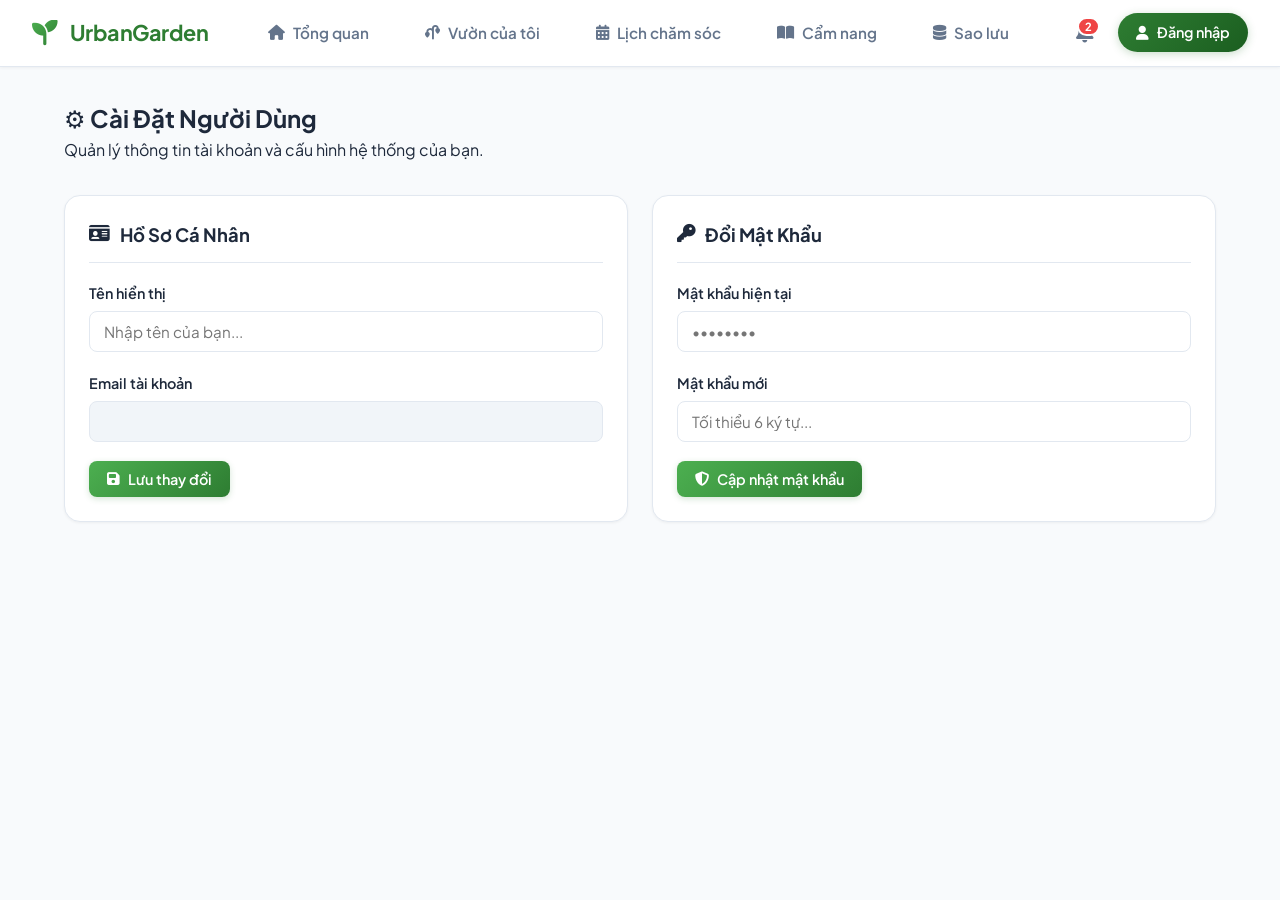
<file: cai-dat.html>
<!DOCTYPE html>
<html lang="vi">
<head>
    <meta charset="UTF-8">
    <meta name="viewport" content="width=device-width, initial-scale=1.0">
    <title>Cài Đặt Người Dùng - UrbanGarden</title>
    <link rel="stylesheet" href="style.css">
    <link rel="stylesheet" href="https://cdnjs.cloudflare.com/ajax/libs/font-awesome/6.4.0/css/all.min.css">
</head>
<body>
    <header class="header">
        <div class="logo">
            <i class="fa-solid fa-seedling"></i>
            <span>UrbanGarden</span>
        </div>
        <nav class="nav">
            <a href="index.html"><i class="fa-solid fa-house"></i> Tổng quan</a>
            <a href="vuon-cua-toi.html"><i class="fa-solid fa-plant-wilt"></i> Vườn của tôi</a>
            <a href="lich-cham-soc.html"><i class="fa-solid fa-calendar-days"></i> Lịch chăm sóc</a>
            <a href="cam-nang.html"><i class="fa-solid fa-book-open"></i> Cẩm nang</a>
            <a href="sao-luu.html"><i class="fa-solid fa-database"></i> Sao lưu</a>
        </nav>
        <div class="user-profile">
            <div class="notification-wrapper">
                <div class="notification-icon" id="notifBtn" title="Thông báo & Nhắc hẹn">
                    <i class="fa-solid fa-bell"></i>
                    <span class="notification-badge">2</span>
                </div>
            </div>
            <a href="dang-nhap.html" class="btn-login"><i class="fa-solid fa-user"></i> Đăng nhập</a>
        </div>
    </header>

    <main class="main-container">
        <section class="page-header-section" style="margin-bottom: 2rem;">
            <div>
                <h1>⚙️ Cài Đặt Người Dùng</h1>
                <p>Quản lý thông tin tài khoản và cấu hình hệ thống của bạn.</p>
            </div>
        </section>

        <div style="display: grid; grid-template-columns: repeat(auto-fit, minmax(320px, 1fr)); gap: 1.5rem;">
            <!-- Thẻ thông tin cá nhân -->
            <div class="card">
                <div class="card-header">
                    <h2><i class="fa-solid fa-id-card text-green"></i> Hồ Sơ Cá Nhân</h2>
                </div>
                <form id="profileForm">
                    <div class="form-group">
                        <label for="profileName">Tên hiển thị</label>
                        <input type="text" id="profileName" required placeholder="Nhập tên của bạn...">
                    </div>
                    <div class="form-group">
                        <label for="profileEmail">Email tài khoản</label>
                        <input type="email" id="profileEmail" disabled style="background-color: #f1f5f9; cursor: not-allowed;">
                    </div>
                    <button type="submit" class="btn-primary"><i class="fa-solid fa-floppy-disk"></i> Lưu thay đổi</button>
                </form>
            </div>

            <!-- Thẻ đổi mật khẩu -->
            <div class="card">
                <div class="card-header">
                    <h2><i class="fa-solid fa-key text-orange"></i> Đổi Mật Khẩu</h2>
                </div>
                <form id="passwordForm">
                    <div class="form-group">
                        <label for="oldPassword">Mật khẩu hiện tại</label>
                        <input type="password" id="oldPassword" required placeholder="••••••••">
                    </div>
                    <div class="form-group">
                        <label for="newPassword">Mật khẩu mới</label>
                        <input type="password" id="newPassword" required placeholder="Tối thiểu 6 ký tự...">
                    </div>
                    <button type="submit" class="btn-primary"><i class="fa-solid fa-shield-halved"></i> Cập nhật mật khẩu</button>
                </form>
            </div>
        </div>
    </main>

    <script src="script.js"></script>
    <script>
       
        // Tải dữ liệu người dùng từ localStorage khi mở trang
    window.addEventListener('DOMContentLoaded', () => {
        const currentName = localStorage.getItem('currentUserName') || localStorage.getItem('registeredName') || '';
        const registeredEmail = localStorage.getItem('currentUserEmail') || localStorage.getItem('registeredEmail') || '';

        document.getElementById('profileName').value = currentName;
        document.getElementById('profileEmail').value = registeredEmail;
    });

        // Xử lý đổi tên hiển thị
        document.getElementById('profileForm').addEventListener('submit', (e) => {
            e.preventDefault();
            const newName = document.getElementById('profileName').value.trim();
            if (newName) {
                localStorage.setItem('currentUserName', newName);
                localStorage.setItem('registeredName', newName);
                alert('Đã cập nhật tên thành công!');
                location.reload();
            }
        });

        // Xử lý đổi mật khẩu
        document.getElementById('passwordForm').addEventListener('submit', (e) => {
            e.preventDefault();
            const oldPass = document.getElementById('oldPassword').value;
            const newPass = document.getElementById('newPassword').value;
            const savedPass = localStorage.getItem('registeredPassword');

            if (savedPass && oldPass !== savedPass) {
                alert('Mật khẩu hiện tại không đúng!');
                return;
            }

            if (newPass.length < 6) {
                alert('Mật khẩu mới cần tối thiểu 6 ký tự!');
                return;
            }

            localStorage.setItem('registeredPassword', newPass);
            alert('Đổi mật khẩu thành công!');
            document.getElementById('passwordForm').reset();
        });
    </script>
</body>
</html>
</file>
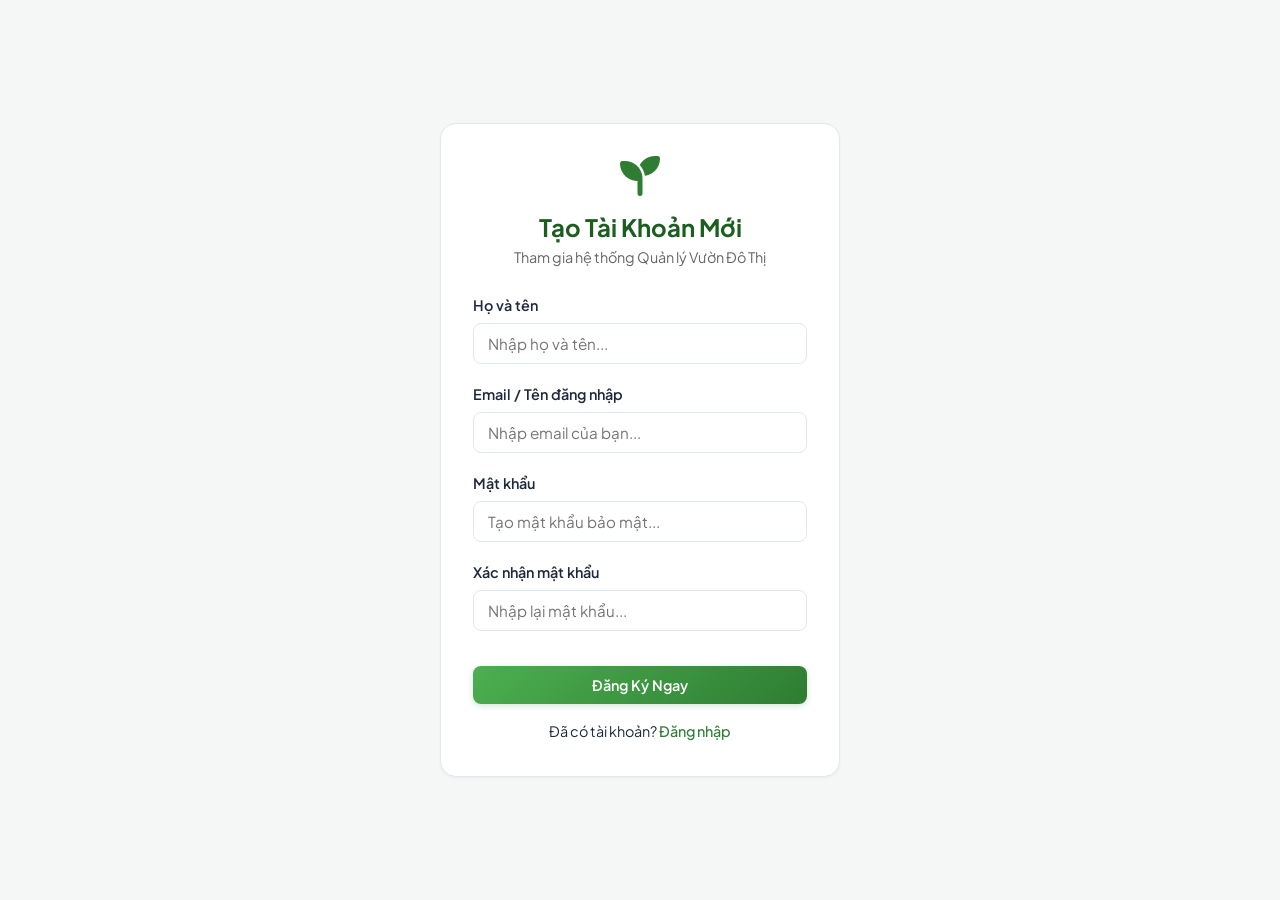
<file: dang-ky.html>
<!DOCTYPE html>
<html lang="vi">
<head>
    <meta charset="UTF-8">
    <meta name="viewport" content="width=device-width, initial-scale=1.0">
    <title>Đăng Ký Tài Khoản - UrbanGarden</title>
    <link rel="stylesheet" href="style.css">
    <link rel="stylesheet" href="https://cdnjs.cloudflare.com/ajax/libs/font-awesome/6.4.0/css/all.min.css">
</head>
<body style="display: flex; justify-content: center; align-items: center; min-height: 100vh; background-color: #f4f7f6;">

    <div class="card form-card" style="width: 100%; max-width: 400px; padding: 2rem;">
        <div style="text-align: center; margin-bottom: 1.5rem;">
            <i class="fa-solid fa-seedling" style="font-size: 2.5rem; color: #2e7d32;"></i>
            <h1 style="font-size: 1.5rem; color: #1b5e20; margin-top: 10px;">Tạo Tài Khoản Mới</h1>
            <p style="color: #666; font-size: 0.9rem;">Tham gia hệ thống Quản lý Vườn Đô Thị</p>
        </div>

        <!-- Bỏ action mặc định, dùng JS xử lý -->
        <form id="registerForm">
            <div class="form-group">
                <label for="fullname">Họ và tên</label>
                <input type="text" id="fullname" placeholder="Nhập họ và tên..." required>
            </div>

            <div class="form-group">
                <label for="reg-email">Email / Tên đăng nhập</label>
                <input type="email" id="reg-email" placeholder="Nhập email của bạn..." required>
            </div>

            <div class="form-group">
                <label for="reg-password">Mật khẩu</label>
                <input type="password" id="reg-password" placeholder="Tạo mật khẩu bảo mật..." required>
            </div>
            
            <div class="form-group">
                <label for="reg-confirm-password">Xác nhận mật khẩu</label>
                <input type="password" id="reg-confirm-password" placeholder="Nhập lại mật khẩu..." required>
            </div>

            <button type="submit" class="btn-primary" style="width: 100%; justify-content: center; margin-top: 1rem; padding: 10px;">Đăng Ký Ngay</button>
            
            <div style="text-align: center; margin-top: 1rem; font-size: 0.9rem;">
                Đã có tài khoản? <a href="dang-nhap.html" style="color: #2e7d32; text-decoration: none; font-weight: 500;">Đăng nhập</a>
            </div>
        </form>
    </div>

    <!-- Popup Thông Báo Hiện Đại -->
    <div id="customModal" style="display: none; position: fixed; inset: 0; background: rgba(0, 0, 0, 0.45); z-index: 99999; align-items: center; justify-content: center;">
        <div style="background: #ffffff; width: 90%; max-width: 340px; border-radius: 24px; padding: 28px 24px; text-align: center; box-shadow: 0 20px 40px rgba(0,0,0,0.2); font-family: inherit;">
            
            <!-- Icon tròn có vầng hào quang toả ra -->
            <div id="modalIconWrap" style="width: 72px; height: 72px; border-radius: 50%; margin: 0 auto 18px; display: flex; align-items: center; justify-content: center; font-size: 32px;">
                <i id="modalIcon"></i>
            </div>

            <h3 id="modalTitle" style="margin: 0 0 10px; font-size: 19px; font-weight: 700; color: #1e293b;">Thông báo</h3>
            <p id="modalMessage" style="margin: 0 0 24px; font-size: 14px; line-height: 1.5; color: #475569;"></p>

            <button id="modalBtn" style="width: 100%; padding: 13px; border: none; border-radius: 30px; background: #2e7d32; color: #ffffff; font-size: 15px; font-weight: 600; cursor: pointer;">
                Đồng ý
            </button>
        </div>
    </div>

    <script>
    // Hàm hiển thị Popup Modal (Tích V xanh thành công / Dấu X đỏ thất bại)
    function showAppModal(isSuccess, message, onConfirm) {
        const modal = document.getElementById('customModal');
        const iconWrap = document.getElementById('modalIconWrap');
        const icon = document.getElementById('modalIcon');
        const msg = document.getElementById('modalMessage');
        const btn = document.getElementById('modalBtn');

        msg.textContent = message;

        if (isSuccess) {
            // Tích V xanh lá
            iconWrap.style.background = 'radial-gradient(circle, rgba(34, 197, 94, 0.25) 0%, rgba(34, 197, 94, 0.05) 70%)';
            icon.className = 'fa-solid fa-check';
            icon.style.color = '#16a34a';
        } else {
            // Dấu X màu đỏ
            iconWrap.style.background = 'radial-gradient(circle, rgba(239, 68, 68, 0.25) 0%, rgba(239, 68, 68, 0.05) 70%)';
            icon.className = 'fa-solid fa-xmark';
            icon.style.color = '#dc2626';
        }

        modal.style.display = 'flex';

        btn.onclick = function() {
            modal.style.display = 'none';
            if (onConfirm) onConfirm();
        };
    }

    // Xử lý nộp form đăng ký
    document.getElementById('registerForm').addEventListener('submit', function(e) {
        e.preventDefault();
        const name = document.getElementById('fullname').value.trim();
        const email = document.getElementById('reg-email').value.trim();
        const password = document.getElementById('reg-password').value;
        const confirmPassword = document.getElementById('reg-confirm-password').value;

        // 1. Kiểm tra độ dài mật khẩu tối thiểu
        if (password.length < 6) {
            showAppModal(false, 'Mật khẩu phải có tối thiểu 6 ký tự!');
            return;
        }

        // 2. Kiểm tra xác nhận mật khẩu
        if (password !== confirmPassword) {
            showAppModal(false, 'Mật khẩu xác nhận không khớp! Vui lòng nhập lại.');
            return;
        }

        // Lưu thông tin người dùng vào LocalStorage
        localStorage.setItem('registeredName', name);
        localStorage.setItem('registeredEmail', email);
        localStorage.setItem('registeredPassword', password);

        // 3. Đăng ký thành công
        showAppModal(true, 'Đăng ký tài khoản thành công! Chào mừng bạn đến với UrbanGarden.', function() {
            window.location.href = 'dang-nhap.html';
        });
    });
    </script>
</body>
</html>
</file>
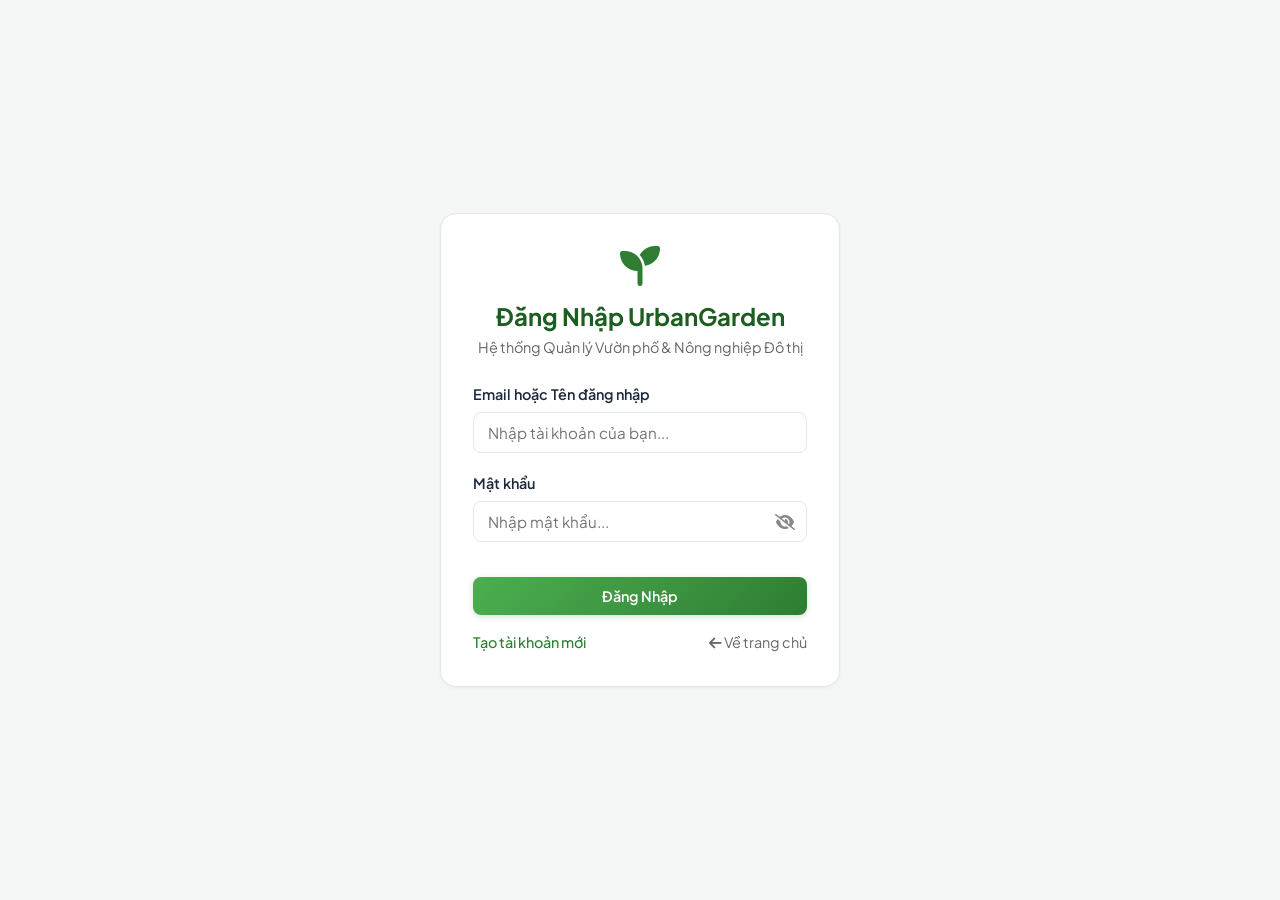
<file: dang-nhap.html>
<!DOCTYPE html>
<html lang="vi">
<head>
    <meta charset="UTF-8">
    <meta name="viewport" content="width=device-width, initial-scale=1.0">
    <title>Đăng Nhập - UrbanGarden</title>
    <link rel="stylesheet" href="style.css">
    <link rel="stylesheet" href="https://cdnjs.cloudflare.com/ajax/libs/font-awesome/6.4.0/css/all.min.css">
</head>

<body style="display: flex; justify-content: center; align-items: center; height: 100vh; background-color: #f4f7f6;">

    <div class="card form-card" style="width: 100%; max-width: 400px; padding: 2rem;">
        <div style="text-align: center; margin-bottom: 1.5rem;">
            <i class="fa-solid fa-seedling" style="font-size: 2.5rem; color: #2e7d32;"></i>
            <h1 style="font-size: 1.5rem; color: #1b5e20; margin-top: 10px;">Đăng Nhập UrbanGarden</h1>
            <p style="color: #666; font-size: 0.9rem;">Hệ thống Quản lý Vườn phố & Nông nghiệp Đô thị</p>
        </div>

        <form id="loginForm">
            <div class="form-group">
                <label for="email">Email hoặc Tên đăng nhập</label>
                <input type="text" id="email" placeholder="Nhập tài khoản của bạn..." required>
            </div>

            <div class="form-group">
                <label for="password">Mật khẩu</label>
                <div style="position: relative; display: flex; align-items: center;">
                    <input type="password" id="password" placeholder="Nhập mật khẩu..." required style="width: 100%; padding-right: 40px;">
                    <i class="fa-solid fa-eye-slash" id="togglePassword" style="position: absolute; right: 12px; cursor: pointer; color: #888;"></i>
                </div>
            </div>

            <button type="submit" class="btn-primary" style="width: 100%; justify-content: center; margin-top: 1rem; padding: 10px;">Đăng Nhập</button>
            
            <div style="display: flex; justify-content: space-between; align-items: center; margin-top: 1rem; font-size: 0.9rem;">
                <a href="dang-ky.html" style="color: #2e7d32; text-decoration: none; font-weight: 500;">Tạo tài khoản mới</a>
                <a href="index.html" style="color: #666; text-decoration: none;"><i class="fa-solid fa-arrow-left"></i> Về trang chủ</a>
            </div>
        </form>
    </div>

    <!-- Popup Thông Báo Hiện Đại (Đã được đưa vào đúng bên trong body) -->
    <div id="customModal" style="display: none; position: fixed; inset: 0; background: rgba(0, 0, 0, 0.45); z-index: 99999; align-items: center; justify-content: center;">
        <div style="background: #ffffff; width: 90%; max-width: 340px; border-radius: 24px; padding: 28px 24px; text-align: center; box-shadow: 0 20px 40px rgba(0,0,0,0.2); font-family: inherit;">
            
            <!-- Icon tròn có vầng sáng -->
            <div id="modalIconWrap" style="width: 72px; height: 72px; border-radius: 50%; margin: 0 auto 18px; display: flex; align-items: center; justify-content: center; font-size: 32px;">
                <i id="modalIcon"></i>
            </div>

            <h3 id="modalTitle" style="margin: 0 0 10px; font-size: 19px; font-weight: 700; color: #1e293b;">Thông báo</h3>
            <p id="modalMessage" style="margin: 0 0 24px; font-size: 14px; line-height: 1.5; color: #475569;"></p>

            <button id="modalBtn" style="width: 100%; padding: 13px; border: none; border-radius: 30px; background: #2e7d32; color: #ffffff; font-size: 15px; font-weight: 600; cursor: pointer;">
                Đồng ý
            </button>
        </div>
    </div>

    <script>
    function showAppModal(isSuccess, message, onConfirm) {
        const modal = document.getElementById('customModal');
        const iconWrap = document.getElementById('modalIconWrap');
        const icon = document.getElementById('modalIcon');
        const msg = document.getElementById('modalMessage');
        const btn = document.getElementById('modalBtn');

        msg.textContent = message;

        if (isSuccess) {
            // Tích V xanh lá
            iconWrap.style.background = 'radial-gradient(circle, rgba(34, 197, 94, 0.25) 0%, rgba(34, 197, 94, 0.05) 70%)';
            icon.className = 'fa-solid fa-check';
            icon.style.color = '#16a34a';
        } else {
            // Dấu X màu đỏ
            iconWrap.style.background = 'radial-gradient(circle, rgba(239, 68, 68, 0.25) 0%, rgba(239, 68, 68, 0.05) 70%)';
            icon.className = 'fa-solid fa-xmark';
            icon.style.color = '#dc2626';
        }

        modal.style.display = 'flex';

        btn.onclick = function() {
            modal.style.display = 'none';
            if (onConfirm) onConfirm();
        };
    }

    // Xử lý nộp form đăng nhập
    document.getElementById('loginForm').addEventListener('submit', function(e) {
        e.preventDefault();
        const emailInput = document.getElementById('email').value.trim();
        const passInput = document.getElementById('password').value;

        const savedEmail = localStorage.getItem('registeredEmail');
        const savedPass = localStorage.getItem('registeredPassword');
        const defaultName = emailInput.includes('@') ? emailInput.split('@')[0] : emailInput;
        const savedName = localStorage.getItem('registeredName') || defaultName;

        // 1. Kiểm tra nếu chưa từng có tài khoản nào đăng ký trong máy
        if (!savedEmail) {
            showAppModal(false, 'Chưa có tài khoản nào được đăng ký! Vui lòng bấm Đăng ký trước.');
            return;
        }

        // 2. Kiểm tra chính xác 100% email và mật khẩu
        if (emailInput === savedEmail && passInput === savedPass) {
            localStorage.setItem('isLoggedIn', 'true');
            localStorage.setItem('currentUserName', savedName);
            localStorage.setItem('currentUserEmail', emailInput);

            showAppModal(true, 'Đăng nhập thành công! Chào mừng bạn trở lại khu vườn.', function() {
                window.location.href = 'index.html';
            });
        } else {
            showAppModal(false, 'Sai tài khoản hoặc mật khẩu! Vui lòng kiểm tra lại.');
        }
    });

    // Xử lý bật/tắt hiển thị mật khẩu
    const togglePassword = document.getElementById('togglePassword');
    const passwordField = document.getElementById('password');

    if (togglePassword && passwordField) {
        togglePassword.addEventListener('click', function () {
            const type = passwordField.getAttribute('type') === 'password' ? 'text' : 'password';
            passwordField.setAttribute('type', type);
            this.classList.toggle('fa-eye');
            this.classList.toggle('fa-eye-slash');
        });
    }
    </script>
</body>
</html>
</file>
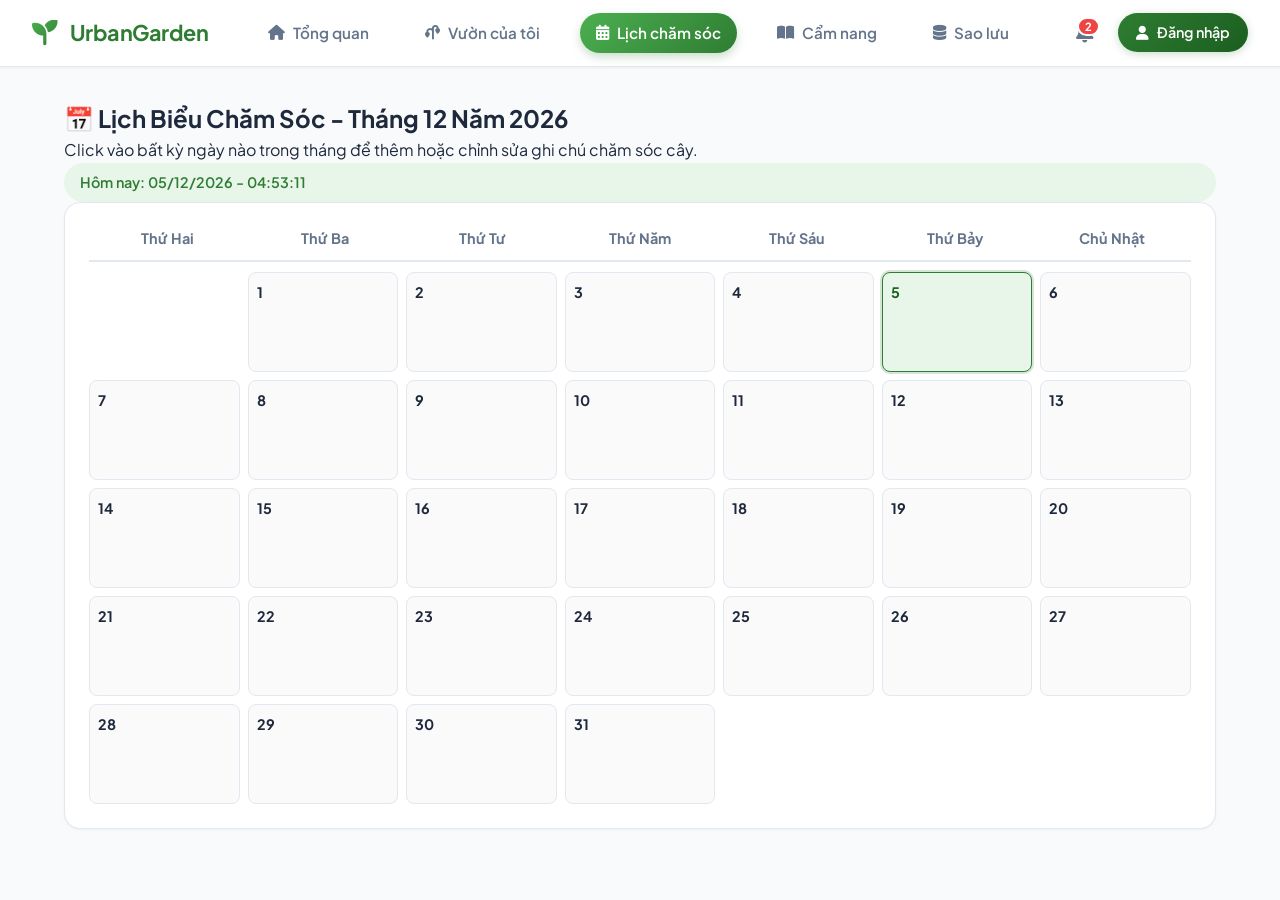
<file: lich-cham-soc.html>
<!DOCTYPE html>
<html lang="vi">
<head>
    <meta charset="UTF-8">
    <meta name="viewport" content="width=device-width, initial-scale=1.0">
    <title>Lịch Chăm Sóc & Ghi Chú - UrbanGarden</title>
    <link rel="stylesheet" href="style.css">
    <link rel="stylesheet" href="https://cdnjs.cloudflare.com/ajax/libs/font-awesome/6.4.0/css/all.min.css">
</head>
<body>
    <header class="header">
        <div class="logo">
            <i class="fa-solid fa-seedling"></i>
            <span>UrbanGarden</span>
        </div>
        <nav class="nav">
            <a href="index.html"><i class="fa-solid fa-house"></i> Tổng quan</a>
            <a href="vuon-cua-toi.html"><i class="fa-solid fa-plant-wilt"></i> Vườn của tôi</a>
            <a href="lich-cham-soc.html" class="active"><i class="fa-solid fa-calendar-days"></i> Lịch chăm sóc</a>
            <a href="cam-nang.html"><i class="fa-solid fa-book-open"></i> Cẩm nang</a>
            <a href="sao-luu.html"><i class="fa-solid fa-database"></i> Sao lưu</a>
        </nav>
        <div class="user-profile">
            <div class="notification-wrapper">
                <div class="notification-icon" id="notifBtn" title="Thông báo & Nhắc hẹn">
                    <i class="fa-solid fa-bell"></i>
                    <span class="notification-badge">2</span>
                </div>
            </div>
            <a href="dang-nhap.html" class="btn-login"><i class="fa-solid fa-user"></i> Đăng nhập</a>
        </div>
    </header>

    <main class="main-container">
        <section class="page-header-section">
            <div>
                <h1 id="monthTitle">📅 Lịch Biểu Chăm Sóc & Ghi Chú</h1>
                <p>Click vào bất kỳ ngày nào trong tháng để thêm hoặc chỉnh sửa ghi chú chăm sóc cây.</p>
            </div>
            <div class="badge" style="font-size: 0.9rem; padding: 8px 16px;">Đang tải thời gian thực...</div>
        </section>

        <!-- Lịch tháng dạng lưới -->
        <div class="card calendar-month-card">
            <div class="calendar-weekdays">
                <div>Thứ Hai</div>
                <div>Thứ Ba</div>
                <div>Thứ Tư</div>
                <div>Thứ Năm</div>
                <div>Thứ Sáu</div>
                <div>Thứ Bảy</div>
                <div>Chủ Nhật</div>
            </div>
            <div class="calendar-grid-month" id="calendarGridMonth"></div>
        </div>
    </main>

    <!-- Modal/Hộp thoại nhập ghi chú khi click vào ngày -->
    <div id="noteModal" class="modal-overlay" style="display: none;">
        <div class="card" style="width: 100%; max-width: 400px; padding: 1.5rem; position: relative;">
            <h3 id="modalDateTitle" style="color: #2e7d32; margin-bottom: 10px;"><i class="fa-solid fa-pen-to-square"></i> Thêm ghi chú ngày</h3>
            <div class="form-group">
                <textarea id="noteContentInput" rows="4" placeholder="Nhập nội dung chăm sóc (VD: Tưới đẫm, bón phân hữu cơ...)" style="width: 100%; padding: 10px; border: 1px solid #ddd; border-radius: 8px; outline: none;"></textarea>
            </div>
            <div style="display: flex; justify-content: flex-end; gap: 10px; margin-top: 1rem;">
                <button type="button" class="btn-outline" onclick="closeNoteModal()">Hủy</button>
                <button type="button" class="btn-primary" onclick="saveNoteForDay()">Lưu ghi chú</button>
            </div>
        </div>
    </div>

    <script src="script.js"></script>
</body>
</html>
</file>
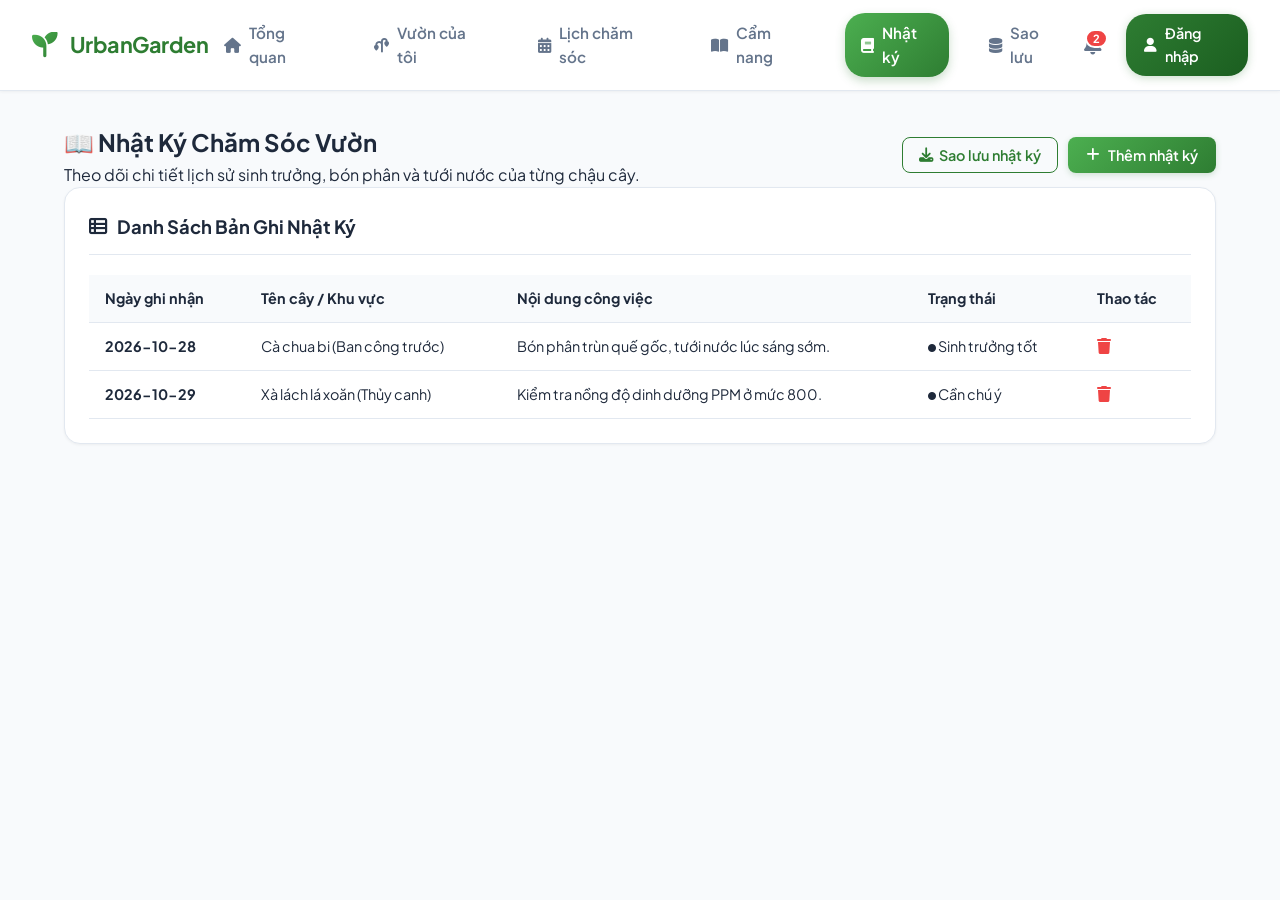
<file: nhat-ky.html>
<!DOCTYPE html>
<html lang="vi">
<head>
    <meta charset="UTF-8">
    <meta name="viewport" content="width=device-width, initial-scale=1.0">
    <title>Nhật Ký Chăm Sóc - UrbanGarden</title>
    <link rel="stylesheet" href="style.css">
    <link rel="stylesheet" href="https://cdnjs.cloudflare.com/ajax/libs/font-awesome/6.4.0/css/all.min.css">
</head>
<body>
    <header class="header">
        <div class="logo">
            <i class="fa-solid fa-seedling"></i>
            <span>UrbanGarden</span>
        </div>
        <nav class="nav">
            <a href="index.html"><i class="fa-solid fa-house"></i> Tổng quan</a>
            <a href="vuon-cua-toi.html"><i class="fa-solid fa-plant-wilt"></i> Vườn của tôi</a>
            <a href="lich-cham-soc.html"><i class="fa-solid fa-calendar-days"></i> Lịch chăm sóc</a>
            <a href="cam-nang.html"><i class="fa-solid fa-book-open"></i> Cẩm nang</a>
            <a href="nhat-ky.html" class="active"><i class="fa-solid fa-book"></i> Nhật ký</a>
            <a href="sao-luu.html"><i class="fa-solid fa-database"></i> Sao lưu</a>
        </nav>
        <div class="user-profile">
            <div class="notification-wrapper">
                <div class="notification-icon" id="notifBtn" title="Thông báo & Nhắc hẹn">
                    <i class="fa-solid fa-bell"></i>
                    <span class="notification-badge">2</span>
                </div>
            </div>
            <a href="dang-nhap.html" class="btn-login"><i class="fa-solid fa-user"></i> Đăng nhập</a>
        </div>
    </header>

    <main class="main-container">
        <section class="page-header-section" style="display: flex; justify-content: space-between; align-items: center; flex-wrap: wrap; gap: 1rem;">
            <div>
                <h1>📖 Nhật Ký Chăm Sóc Vườn</h1>
                <p>Theo dõi chi tiết lịch sử sinh trưởng, bón phân và tưới nước của từng chậu cây.</p>
            </div>
            <div style="display: flex; gap: 10px;">
                <button type="button" class="btn-outline" onclick="exportDiaryData()"><i class="fa-solid fa-download"></i> Sao lưu nhật ký</button>
                <button type="button" class="btn-primary" onclick="openDiaryModal()"><i class="fa-solid fa-plus"></i> Thêm nhật ký</button>
            </div>
        </section>

        <!-- Bảng hiển thị danh sách nhật ký -->
        <div class="card">
            <div class="card-header">
                <h2><i class="fa-solid fa-table-list text-green"></i> Danh Sách Bản Ghi Nhật Ký</h2>
            </div>
            <div style="overflow-x: auto;">
                <table class="data-table" id="diaryTable">
                    <thead>
                        <tr>
                            <th>Ngày ghi nhận</th>
                            <th>Tên cây / Khu vực</th>
                            <th>Nội dung công việc</th>
                            <th>Trạng thái</th>
                            <th>Thao tác</th>
                        </tr>
                    </thead>
                    <tbody id="diaryTableBody">
                        <!-- Dữ liệu được nạp động qua JavaScript -->
                    </tbody>
                </table>
            </div>
        </div>
    </main>

    <!-- Hộp thoại (Modal) thêm nhật ký mới -->
    <div id="diaryModal" class="modal-overlay" style="display: none;">
        <div class="card" style="width: 100%; max-width: 450px; padding: 1.5rem; position: relative;">
            <h3 style="color: #2e7d32; margin-bottom: 15px;"><i class="fa-solid fa-pen-to-square"></i> Thêm Nhật Ký Mới</h3>
            <form id="diaryForm">
                <div class="form-group">
                    <label>Ngày ghi nhận</label>
                    <input type="date" id="diaryDate" required>
                </div>
                <div class="form-group">
                    <label>Tên cây / Khu vực</label>
                    <input type="text" id="diaryPlant" placeholder="VD: Cà chua bi - Ban công trước" required>
                </div>
                <div class="form-group">
                    <label>Nội dung công việc</label>
                    <textarea id="diaryContent" rows="3" placeholder="VD: Tưới đẫm nước, tỉa lá vàng gốc..." required></textarea>
                </div>
                <div class="form-group">
                    <label>Trạng thái cây</label>
                    <select id="diaryStatus">
                        <option value="Sinh trưởng tốt">Sinh trưởng tốt</option>
                        <option value="Cần chú ý">Cần chú ý / Sâu bệnh nhẹ</option>
                        <option value="Đang ra hoa/quả">Đang ra hoa / kết quả</option>
                    </select>
                </div>
                <div style="display: flex; justify-content: flex-end; gap: 10px; margin-top: 1rem;">
                    <button type="button" class="btn-outline" onclick="closeDiaryModal()">Hủy</button>
                    <button type="submit" class="btn-primary">Lưu nhật ký</button>
                </div>
            </form>
        </div>
    </div>

    <script src="script.js"></script>
</body>
</html>
</file>
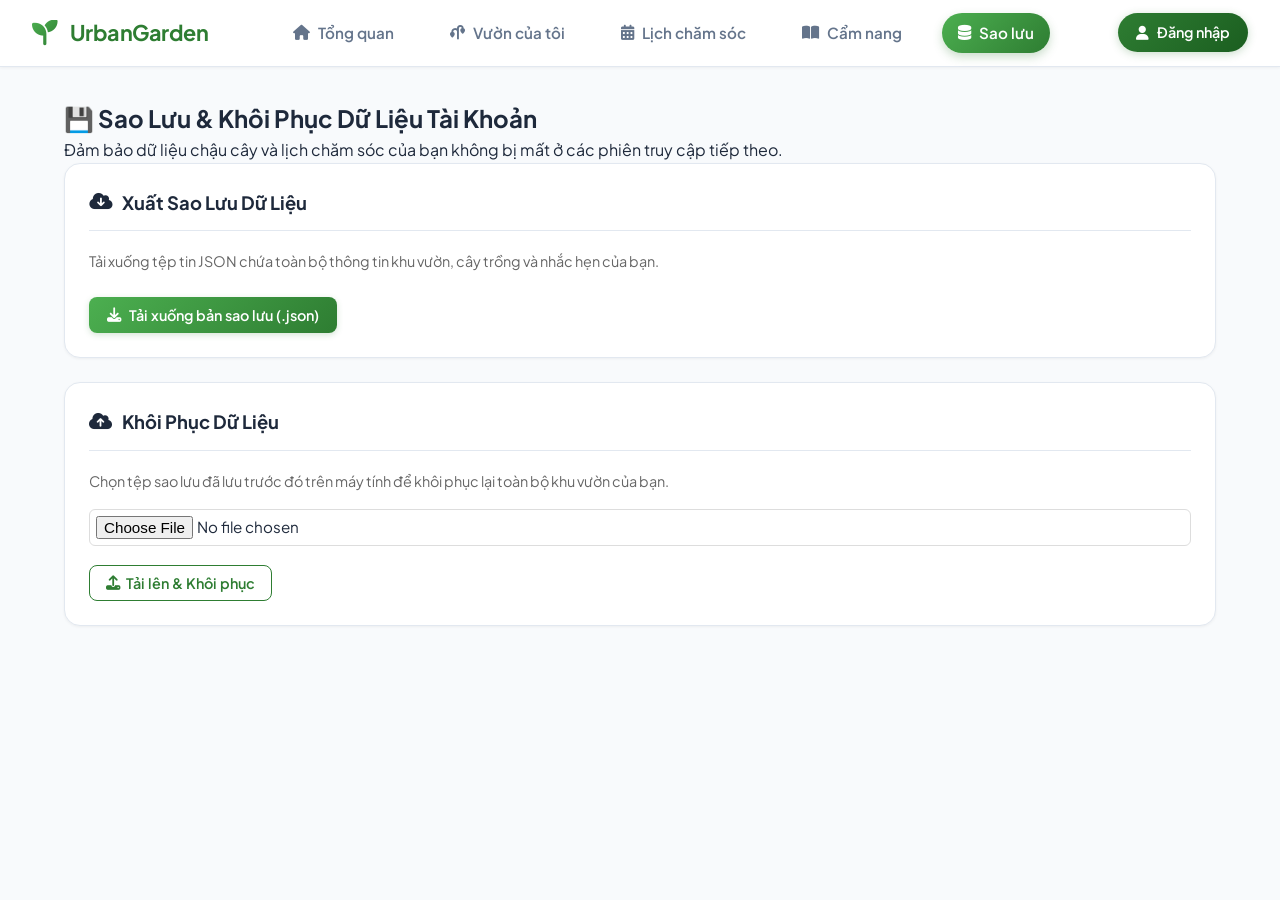
<file: sao-luu.html>
<!DOCTYPE html>
<html lang="vi">
<head>
    <meta charset="UTF-8">
    <meta name="viewport" content="width=device-width, initial-scale=1.0">
    <title>Sao Lưu & Khôi Phục Dữ Liệu - UrbanGarden</title>
    <link rel="stylesheet" href="style.css">
    <link rel="stylesheet" href="https://cdnjs.cloudflare.com/ajax/libs/font-awesome/6.4.0/css/all.min.css">
</head>
<body>
    <header class="header">
        <div class="logo">
            <i class="fa-solid fa-seedling"></i>
            <span>UrbanGarden</span>
        </div>
        <nav class="nav">
            <a href="index.html"><i class="fa-solid fa-house"></i> Tổng quan</a>
            <a href="vuon-cua-toi.html"><i class="fa-solid fa-plant-wilt"></i> Vườn của tôi</a>
            <a href="lich-cham-soc.html"><i class="fa-solid fa-calendar-days"></i> Lịch chăm sóc</a>
            <a href="cam-nang.html"><i class="fa-solid fa-book-open"></i> Cẩm nang</a>
            <a href="sao-luu.html" class="active"><i class="fa-solid fa-database"></i> Sao lưu</a>
        </nav>
        <div class="user-profile">
            <a href="dang-nhap.html" class="btn-login"><i class="fa-solid fa-user"></i> Đăng nhập</a>
        </div>
    </header>

    <main class="main-container">
        <section class="page-header-section">
            <div>
                <h1>💾 Sao Lưu & Khôi Phục Dữ Liệu Tài Khoản</h1>
                <p>Đảm bảo dữ liệu chậu cây và lịch chăm sóc của bạn không bị mất ở các phiên truy cập tiếp theo.</p>
            </div>
        </section>

        <div class="dashboard-grid" style="grid-template-columns: 1fr 1fr;">
            <!-- Phần Xuất Sao Lưu -->
            <div class="card">
                <div class="card-header">
                    <h2><i class="fa-solid fa-cloud-arrow-down text-green"></i> Xuất Sao Lưu Dữ Liệu</h2>
                </div>
                <p style="color: #666; font-size: 0.9rem; margin-bottom: 1.5rem;">Tải xuống tệp tin JSON chứa toàn bộ thông tin khu vườn, cây trồng và nhắc hẹn của bạn.</p>
                <button type="button" class="btn-primary" onclick="exportData()"><i class="fa-solid fa-download"></i> Tải xuống bản sao lưu (.json)</button>
            </div>

            <!-- Phần Khôi Phục -->
            <div class="card">
                <div class="card-header">
                    <h2><i class="fa-solid fa-cloud-arrow-up text-orange"></i> Khôi Phục Dữ Liệu</h2>
                </div>
                <p style="color: #666; font-size: 0.9rem; margin-bottom: 1rem;">Chọn tệp sao lưu đã lưu trước đó trên máy tính để khôi phục lại toàn bộ khu vườn của bạn.</p>
                <div class="form-group">
                    <input type="file" id="importFile" accept=".json" style="padding: 6px; border: 1px solid #ddd; border-radius: 6px; width: 100%;">
                </div>
                <button type="button" class="btn-outline" onclick="importData()"><i class="fa-solid fa-upload"></i> Tải lên & Khôi phục</button>
            </div>
        </div>
    </main>

    <script src="script.js"></script>
</body>
</html>
</file>
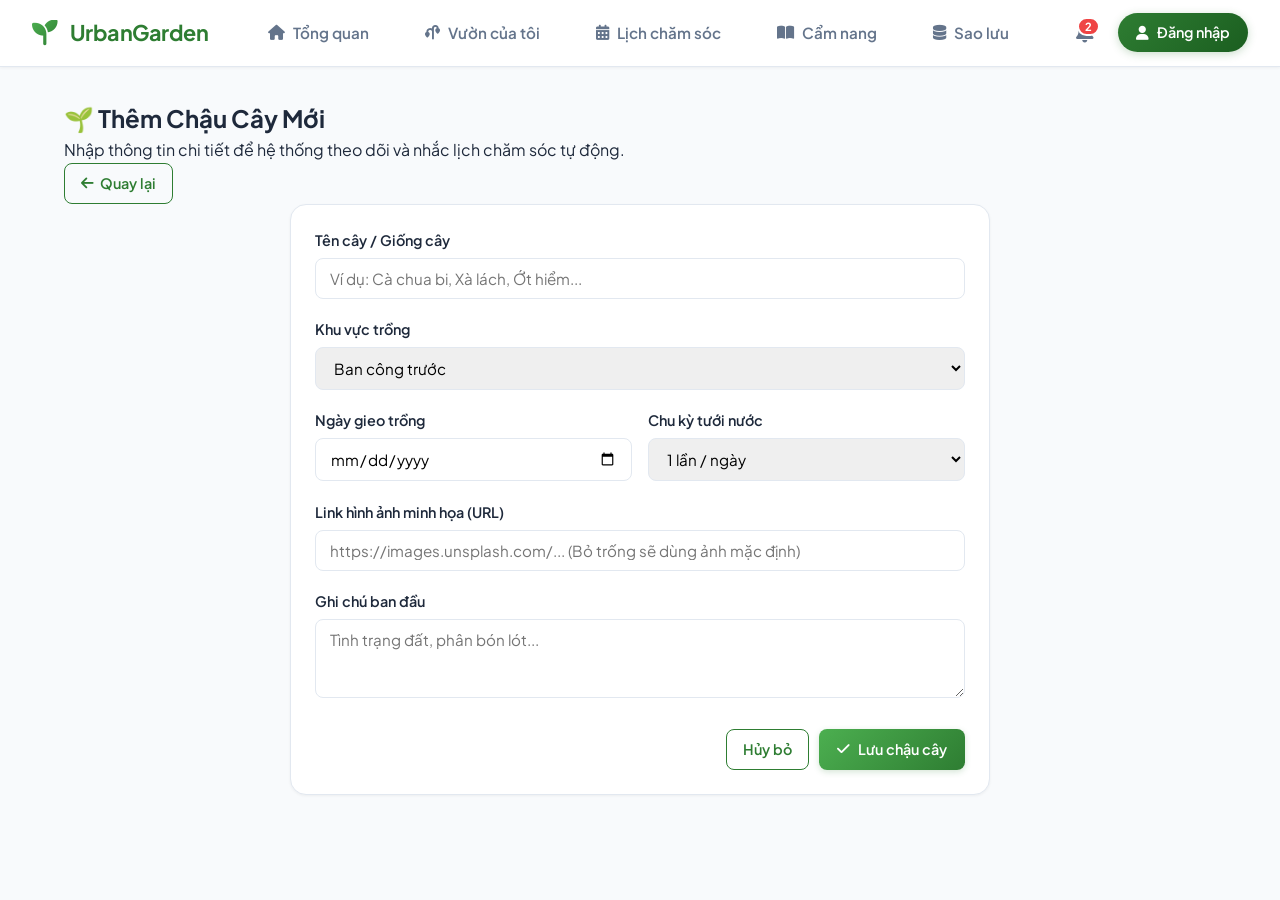
<file: them-cay.html>
<!DOCTYPE html>
<html lang="vi">
<head>
    <meta charset="UTF-8">
    <meta name="viewport" content="width=device-width, initial-scale=1.0">
    <title>Thêm Cây Mới - UrbanGarden</title>
    <link rel="stylesheet" href="style.css">
    <link rel="stylesheet" href="https://cdnjs.cloudflare.com/ajax/libs/font-awesome/6.4.0/css/all.min.css">
</head>
<body>
    <header class="header">
        <div class="logo">
            <i class="fa-solid fa-seedling"></i>
            <span>UrbanGarden</span>
        </div>
        <nav class="nav">
            <a href="index.html"><i class="fa-solid fa-house"></i> Tổng quan</a>
            <a href="vuon-cua-toi.html"><i class="fa-solid fa-plant-wilt"></i> Vườn của tôi</a>
            <a href="lich-cham-soc.html"><i class="fa-solid fa-calendar-days"></i> Lịch chăm sóc</a>
            <a href="cam-nang.html"><i class="fa-solid fa-book-open"></i> Cẩm nang</a>
            <a href="sao-luu.html"><i class="fa-solid fa-database"></i> Sao lưu</a>
        </nav>
        <div class="user-profile">
            <div class="notification-wrapper">
                <div class="notification-icon" id="notifBtn" title="Thông báo & Nhắc hẹn">
                    <i class="fa-solid fa-bell"></i>
                    <span class="notification-badge">2</span>
                </div>
            </div>
            <a href="dang-nhap.html" class="btn-login"><i class="fa-solid fa-user"></i> Đăng nhập</a>
        </div>
    </header>

    <main class="main-container">
        <section class="page-header-section">
            <div>
                <h1>🌱 Thêm Chậu Cây Mới</h1>
                <p>Nhập thông tin chi tiết để hệ thống theo dõi và nhắc lịch chăm sóc tự động.</p>
            </div>
            <a href="vuon-cua-toi.html" class="btn-outline" style="text-decoration: none;"><i class="fa-solid fa-arrow-left"></i> Quay lại</a>
        </section>

        <div class="card form-card">
            <form id="addPlantForm">
                <div class="form-group">
                    <label for="plant-name">Tên cây / Giống cây</label>
                    <input type="text" id="plant-name" placeholder="Ví dụ: Cà chua bi, Xà lách, Ớt hiểm..." required>
                </div>

                <div class="form-group">
                    <label for="plant-location">Khu vực trồng</label>
                    <select id="plant-location">
                        <option value="ban-cong">Ban công trước</option>
                        <option value="san-thuong">Sân thượng</option>
                        <option value="thuy-canh">Giàn thủy canh</option>
                    </select>
                </div>

                <div class="form-row" style="display: grid; grid-template-columns: 1fr 1fr; gap: 1rem;">
                    <div class="form-group">
                        <label for="plant-date">Ngày gieo trồng</label>
                        <input type="date" id="plant-date" required>
                    </div>
                    <div class="form-group">
                        <label for="watering-cycle">Chu kỳ tưới nước</label>
                        <select id="watering-cycle">
                            <option value="1 lần / ngày">1 lần / ngày</option>
                            <option value="2 lần / ngày">2 lần / ngày</option>
                            <option value="2 ngày / lần">2 ngày / lần</option>
                        </select>
                    </div>
                </div>

                <div class="form-group">
                    <label for="plant-image">Link hình ảnh minh họa (URL)</label>
                    <input type="url" id="plant-image" placeholder="https://images.unsplash.com/... (Bỏ trống sẽ dùng ảnh mặc định)">
                </div>

                <div class="form-group">
                    <label for="plant-notes">Ghi chú ban đầu</label>
                    <textarea id="plant-notes" rows="3" placeholder="Tình trạng đất, phân bón lót..."></textarea>
                </div>

                <div class="form-actions" style="display: flex; justify-content: flex-end; gap: 10px; margin-top: 1.5rem;">
                    <a href="vuon-cua-toi.html" class="btn-outline" style="text-decoration: none;">Hủy bỏ</a>
                    <button type="submit" class="btn-primary"><i class="fa-solid fa-check"></i> Lưu chậu cây</button>
                </div>
            </form>
        </div>
    </main>

    <script src="script.js"></script>
    <script>
        // Xử lý lưu chậu cây mới vào localStorage
        document.getElementById('addPlantForm').addEventListener('submit', function(e) {
            e.preventDefault();

            const name = document.getElementById('plant-name').value;
            const locationVal = document.getElementById('plant-location').value;
            const date = document.getElementById('plant-date').value;
            const cycle = document.getElementById('watering-cycle').value;
            const imageUrl = document.getElementById('plant-image').value.trim() || 'https://images.unsplash.com/photo-1592841200221-a6898f307baa?auto=format&fit=crop&w=400&q=80';

            // Ánh xạ tên khu vực hiển thị
            let locationName = 'Ban công trước';
            if (locationVal === 'san-thuong') locationName = 'Sân thượng';
            if (locationVal === 'thuy-canh') locationName = 'Giàn thủy canh';

            const newPlant = {
                id: Date.now(),
                name: name,
                category: locationVal,
                location: locationName,
                date: date || 'Hôm nay',
                cycle: cycle,
                image: imageUrl
            };

            // Lấy danh sách cũ từ localStorage hoặc mảng rỗng
            let savedPlants = JSON.parse(localStorage.getItem('urban_plants')) || [];
            savedPlants.push(newPlant);
            localStorage.setItem('urban_plants', JSON.stringify(savedPlants));

            alert('Thêm chậu cây mới thành công!');
            window.location.href = 'vuon-cua-toi.html';
        });
    </script>
</body>
</html>
</file>
<file: style.css>
@import url('https://fonts.googleapis.com/css2?family=Plus+Jakarta+Sans:wght@400;500;600;700&display=swap');

* {
    margin: 0;
    padding: 0;
    box-sizing: border-box;
    font-family: 'Plus Jakarta Sans', 'Segoe UI', system-ui, -apple-system, sans-serif;
}

:root {
    --primary: #2e7d32;
    --primary-hover: #1b5e20;
    --primary-light: #e8f5e9;
    --accent: #4caf50;
    --text-dark: #1e293b;
    --text-muted: #64748b;
    --bg-main: #f8fafc;
    --card-bg: #ffffff;
    --border-color: #e2e8f0;
    --shadow-sm: 0 1px 3px rgba(0,0,0,0.05);
    --shadow-md: 0 4px 12px -2px rgba(0,0,0,0.08);
    --shadow-lg: 0 10px 25px -5px rgba(0,0,0,0.1);
    --radius-sm: 8px;
    --radius-md: 12px;
    --radius-lg: 16px;
}

body {
    background-color: var(--bg-main);
    color: var(--text-dark);
    line-height: 1.6;
}

/* --- HEADER & NAVIGATION --- */
.header {
    background: rgba(255, 255, 255, 0.9);
    backdrop-filter: blur(10px);
    position: sticky;
    top: 0;
    z-index: 900;
    display: flex;
    justify-content: space-between;
    align-items: center;
    padding: 0.8rem 2rem;
    border-bottom: 1px solid var(--border-color);
    box-shadow: var(--shadow-sm);
}

.logo {
    display: flex;
    align-items: center;
    gap: 12px;
    font-size: 1.35rem;
    font-weight: 700;
    color: var(--primary);
    letter-spacing: -0.5px;
}

.logo i {
    background: linear-gradient(135deg, #4caf50, #2e7d32);
    -webkit-background-clip: text;
    -webkit-text-fill-color: transparent;
    font-size: 1.6rem;
}

.nav {
    display: flex;
    gap: 1.5rem;
}

.nav a {
    text-decoration: none;
    color: var(--text-muted);
    font-weight: 600;
    font-size: 0.95rem;
    display: flex;
    align-items: center;
    gap: 8px;
    padding: 8px 16px;
    border-radius: 20px;
    transition: all 0.25s ease;
}

.nav a:hover {
    color: var(--primary);
    background-color: var(--primary-light);
}

.nav a.active {
    color: #ffffff;
    background: linear-gradient(135deg, #4caf50, #2e7d32);
    box-shadow: 0 4px 10px rgba(46, 125, 50, 0.25);
}

.user-profile {
    display: flex;
    align-items: center;
    gap: 16px;
}

/* --- BUTTONS --- */
.btn-primary {
    background: linear-gradient(135deg, #4caf50, #2e7d32);
    color: white;
    border: none;
    padding: 9px 18px;
    border-radius: var(--radius-sm);
    cursor: pointer;
    font-size: 0.9rem;
    font-weight: 600;
    display: inline-flex;
    align-items: center;
    gap: 8px;
    box-shadow: 0 2px 6px rgba(46, 125, 50, 0.2);
    transition: all 0.25s ease;
}

.btn-primary:hover {
    transform: translateY(-2px);
    box-shadow: 0 4px 12px rgba(46, 125, 50, 0.35);
}

.btn-outline {
    background: transparent;
    border: 1.5px solid var(--primary);
    color: var(--primary);
    padding: 8px 16px;
    border-radius: var(--radius-sm);
    cursor: pointer;
    font-size: 0.9rem;
    font-weight: 600;
    display: inline-flex;
    align-items: center;
    gap: 6px;
    transition: all 0.25s ease;
}

.btn-outline:hover {
    background: var(--primary-light);
    transform: translateY(-1px);
}

.btn-login {
    background: linear-gradient(135deg, #2e7d32, #1b5e20);
    color: white;
    padding: 8px 18px;
    border-radius: 20px;
    font-size: 0.9rem;
    font-weight: 600;
    display: flex;
    align-items: center;
    gap: 8px;
    text-decoration: none;
    box-shadow: 0 2px 8px rgba(46, 125, 50, 0.25);
    transition: all 0.25s ease;
}

.btn-login:hover {
    transform: translateY(-1px);
    box-shadow: 0 4px 12px rgba(46, 125, 50, 0.4);
}

/* --- MAIN CONTAINER & CARDS --- */
.main-container {
    max-width: 1200px;
    margin: 2rem auto;
    padding: 0 1.5rem;
}

.welcome-section {
    margin-bottom: 2rem;
}

.welcome-section h1 {
    font-size: 2rem;
    color: var(--primary-hover);
    font-weight: 700;
}

.welcome-section p {
    color: var(--text-muted);
    font-size: 1rem;
    margin-top: 4px;
}

.stats-grid {
    display: grid;
    grid-template-columns: repeat(auto-fit, minmax(260px, 1fr));
    gap: 1.25rem;
    margin-bottom: 2rem;
}

.stat-card {
    background: var(--card-bg);
    padding: 1.5rem;
    border-radius: var(--radius-md);
    display: flex;
    align-items: center;
    gap: 20px;
    border: 1px solid var(--border-color);
    box-shadow: var(--shadow-sm);
    transition: transform 0.25s ease, box-shadow 0.25s ease;
}

.stat-card:hover {
    transform: translateY(-3px);
    box-shadow: var(--shadow-md);
}

.stat-card i {
    font-size: 1.8rem;
    padding: 16px;
    border-radius: var(--radius-md);
}

.icon-green { background: #e8f5e9; color: #2e7d32; }
.icon-orange { background: #fff3e0; color: #ef6c00; }
.icon-blue { background: #e3f2fd; color: #1565c0; }

.stat-card h3 {
    font-size: 1.6rem;
    font-weight: 700;
    color: var(--text-dark);
}

.stat-card p {
    color: var(--text-muted);
    font-size: 0.9rem;
    font-weight: 500;
}

.card {
    background: var(--card-bg);
    padding: 1.5rem;
    border-radius: var(--radius-lg);
    border: 1px solid var(--border-color);
    box-shadow: var(--shadow-sm);
    margin-bottom: 1.5rem;
}

.card-header {
    display: flex;
    justify-content: space-between;
    align-items: center;
    margin-bottom: 1.2rem;
    padding-bottom: 0.8rem;
    border-bottom: 1px solid var(--border-color);
}

.card-header h2 {
    font-size: 1.15rem;
    font-weight: 700;
    color: var(--text-dark);
    display: flex;
    align-items: center;
    gap: 10px;
}

/* --- FILTER BAR --- */
.filter-bar {
    display: flex;
    gap: 12px;
    margin-bottom: 1.5rem;
    overflow-x: auto;
    padding-bottom: 4px;
}

.filter-btn {
    background: var(--card-bg);
    border: 1.5px solid var(--border-color);
    padding: 8px 18px;
    border-radius: 30px;
    cursor: pointer;
    font-size: 0.9rem;
    font-weight: 600;
    color: var(--text-muted);
    white-space: nowrap;
    transition: all 0.25s ease;
}

.filter-btn:hover {
    border-color: var(--primary);
    color: var(--primary);
}

.filter-btn.active {
    background: var(--primary);
    color: white;
    border-color: var(--primary);
    box-shadow: 0 4px 10px rgba(46, 125, 50, 0.25);
}

/* --- PLANTS & ARTICLES GRID --- */
.my-plants-grid {
    display: grid;
    grid-template-columns: repeat(auto-fit, minmax(320px, 1fr));
    gap: 1.5rem;
}

.plant-detailed-card {
    background: var(--card-bg);
    border-radius: var(--radius-lg);
    overflow: hidden;
    border: 1px solid var(--border-color);
    box-shadow: var(--shadow-sm);
    display: flex;
    flex-direction: column;
    transition: all 0.3s ease;
}

.plant-detailed-card:hover {
    transform: translateY(-5px);
    box-shadow: var(--shadow-lg);
}

.plant-detailed-card img {
    width: 100%;
    height: 180px;
    object-fit: cover;
}

.plant-content {
    padding: 1.25rem;
    display: flex;
    flex-direction: column;
    flex-grow: 1;
}

.location-tag {
    display: inline-block;
    background: var(--primary-light);
    color: var(--primary);
    font-size: 0.75rem;
    font-weight: 700;
    padding: 4px 10px;
    border-radius: 20px;
    margin-bottom: 10px;
    align-self: flex-start;
    text-transform: uppercase;
    letter-spacing: 0.5px;
}

.plant-content h3 {
    font-size: 1.15rem;
    font-weight: 700;
    color: var(--text-dark);
    margin-bottom: 6px;
}

.plant-specs {
    list-style: none;
    font-size: 0.85rem;
    color: var(--text-muted);
    margin: 12px 0;
    background: #f1f5f9;
    padding: 10px 14px;
    border-radius: var(--radius-sm);
}

.plant-specs li {
    display: flex;
    justify-content: space-between;
    margin-bottom: 4px;
}

.progress-bar {
    width: 100%;
    height: 8px;
    background: #e2e8f0;
    border-radius: 10px;
    overflow: hidden;
    margin: 8px 0;
}

.progress {
    height: 100%;
    background: linear-gradient(90deg, #4caf50, #2e7d32);
    border-radius: 10px;
}

.progress.warning {
    background: linear-gradient(90deg, #ff9800, #ed6c02);
}

/* --- BADGES & TASKS --- */
.badge {
    background: var(--primary-light);
    color: var(--primary);
    padding: 4px 12px;
    border-radius: 20px;
    font-size: 0.8rem;
    font-weight: 600;
}

.task-list {
    list-style: none;
}

.task-item {
    display: flex;
    align-items: center;
    gap: 12px;
    padding: 12px 0;
    border-bottom: 1px solid #f1f5f9;
}

.task-item:last-child {
    border-bottom: none;
}

/* --- NOTIFICATIONS & REMINDER DROPDOWN --- */
.notification-wrapper {
    position: relative;
}

.notification-icon {
    position: relative;
    cursor: pointer;
    font-size: 1.25rem;
    color: var(--text-muted);
    padding: 8px;
    border-radius: 50%;
    transition: all 0.2s ease;
    display: flex;
    align-items: center;
    justify-content: center;
}

.notification-icon:hover {
    background-color: var(--primary-light);
    color: var(--primary);
}

.notification-badge {
    position: absolute;
    top: 2px;
    right: 2px;
    background-color: #ef4444;
    color: white;
    font-size: 0.7rem;
    font-weight: 700;
    padding: 2px 6px;
    border-radius: 10px;
    line-height: 1;
    border: 2px solid #ffffff;
}

.notification-dropdown {
    display: none;
    position: absolute;
    right: 0;
    top: 48px;
    width: 340px;
    background-color: var(--card-bg);
    box-shadow: var(--shadow-lg);
    border-radius: var(--radius-md);
    z-index: 1000;
    overflow: hidden;
    border: 1px solid var(--border-color);
    animation: fadeIn 0.2s ease-in-out;
}

@keyframes fadeIn {
    from { opacity: 0; transform: translateY(-8px); }
    to { opacity: 1; transform: translateY(0); }
}

.notification-dropdown.active {
    display: block;
}

.dropdown-header {
    background-color: #f8fafc;
    padding: 14px 16px;
    border-bottom: 1px solid var(--border-color);
}

.reminder-form {
    padding: 14px 16px;
    background-color: #fafafa;
}

.reminder-form h4 {
    font-size: 0.85rem;
    font-weight: 700;
    color: var(--text-dark);
    margin-bottom: 10px;
}

.form-group-sm input {
    width: 100%;
    padding: 8px 12px;
    border: 1px solid var(--border-color);
    border-radius: var(--radius-sm);
    font-size: 0.85rem;
    outline: none;
    margin-bottom: 8px;
}

.form-group-sm input:focus {
    border-color: var(--primary);
}

.btn-primary-sm {
    width: 100%;
    background: var(--primary);
    color: white;
    border: none;
    padding: 8px;
    border-radius: var(--radius-sm);
    cursor: pointer;
    font-size: 0.85rem;
    font-weight: 600;
}

.btn-primary-sm:hover {
    background: var(--primary-hover);
}

/* --- FORMS & RESPONSIVE --- */
.form-card {
    max-width: 700px;
    margin: 0 auto;
}

.form-group {
    margin-bottom: 1.2rem;
}

.form-group label {
    display: block;
    font-size: 0.9rem;
    font-weight: 600;
    color: var(--text-dark);
    margin-bottom: 6px;
}

.form-group input,
.form-group select,
.form-group textarea {
    width: 100%;
    padding: 10px 14px;
    border: 1px solid var(--border-color);
    border-radius: var(--radius-sm);
    font-size: 0.95rem;
    outline: none;
    transition: border-color 0.25s ease;
}

.form-group input:focus,
.form-group select:focus,
.form-group textarea:focus {
    border-color: var(--primary);
    box-shadow: 0 0 0 3px rgba(46, 125, 50, 0.15);
}

@media (max-width: 768px) {
    .header {
        flex-direction: column;
        gap: 12px;
        padding: 1rem;
    }
    .nav {
        flex-wrap: wrap;
        justify-content: center;
        gap: 8px;
    }
}

/* --- Giao diện Lịch Tháng --- */
.calendar-month-card {
    padding: 1.5rem;
}

.calendar-weekdays {
    display: grid;
    grid-template-columns: repeat(7, 1fr);
    text-align: center;
    font-weight: 700;
    color: var(--text-muted);
    font-size: 0.9rem;
    padding-bottom: 10px;
    border-bottom: 2px solid var(--border-color);
    margin-bottom: 10px;
}

.calendar-grid-month {
    display: grid;
    grid-template-columns: repeat(7, 1fr);
    gap: 8px;
}

.calendar-day-cell {
    background: #fafafa;
    border: 1px solid var(--border-color);
    border-radius: var(--radius-sm);
    min-height: 100px;
    padding: 8px;
    display: flex;
    flex-direction: column;
    transition: all 0.2s ease;
}

.calendar-day-cell:hover {
    background: #f1f5f9;
}

.calendar-day-cell.empty {
    background: transparent;
    border: none;
}

.calendar-day-cell.today {
    background: var(--primary-light);
    border-color: var(--primary);
    box-shadow: 0 0 0 2px rgba(46, 125, 50, 0.2);
}

.day-number {
    font-weight: 700;
    font-size: 0.9rem;
    color: var(--text-dark);
    margin-bottom: 6px;
}

.calendar-day-cell.today .day-number {
    color: var(--primary-hover);
}

.day-tasks {
    display: flex;
    flex-direction: column;
    gap: 4px;
    overflow-y: auto;
    max-height: 70px;
}

.day-task-item {
    background: #ffffff;
    border-left: 3px solid var(--primary);
    padding: 3px 6px;
    font-size: 0.75rem;
    border-radius: 3px;
    color: var(--text-dark);
    box-shadow: 0 1px 2px rgba(0,0,0,0.02);
}

@media (max-width: 768px) {
    .calendar-weekdays div {
        font-size: 0.75rem;
    }
    .calendar-day-cell {
        min-height: 80px;
        padding: 4px;
    }
    .day-task-item {
        font-size: 0.65rem;
    }
}

/* --- Modal Ghi Chú Lịch Tháng --- */
.modal-overlay {
    position: fixed;
    top: 0;
    left: 0;
    width: 100%;
    height: 100%;
    background: rgba(0, 0, 0, 0.5);
    backdrop-filter: blur(4px);
    display: flex;
    justify-content: center;
    align-items: center;
    z-index: 2000;
}

.calendar-day-cell {
    cursor: pointer;
    position: relative;
}

.calendar-day-cell:hover::after {
    content: '+ Thêm ghi chú';
    position: absolute;
    bottom: 4px;
    right: 4px;
    font-size: 0.65rem;
    background: var(--primary);
    color: white;
    padding: 2px 4px;
    border-radius: 3px;
}

/* --- Giao diện Bảng dữ liệu Nhật ký --- */
.data-table {
    width: 100%;
    border-collapse: collapse;
    text-align: left;
    font-size: 0.9rem;
}

.data-table th, .data-table td {
    padding: 12px 16px;
    border-bottom: 1px solid var(--border-color);
}

.data-table th {
    background-color: #f8fafc;
    font-weight: 700;
    color: var(--text-dark);
}

.data-table tr:hover {
    background-color: #f1f5f9;
}
</file>
